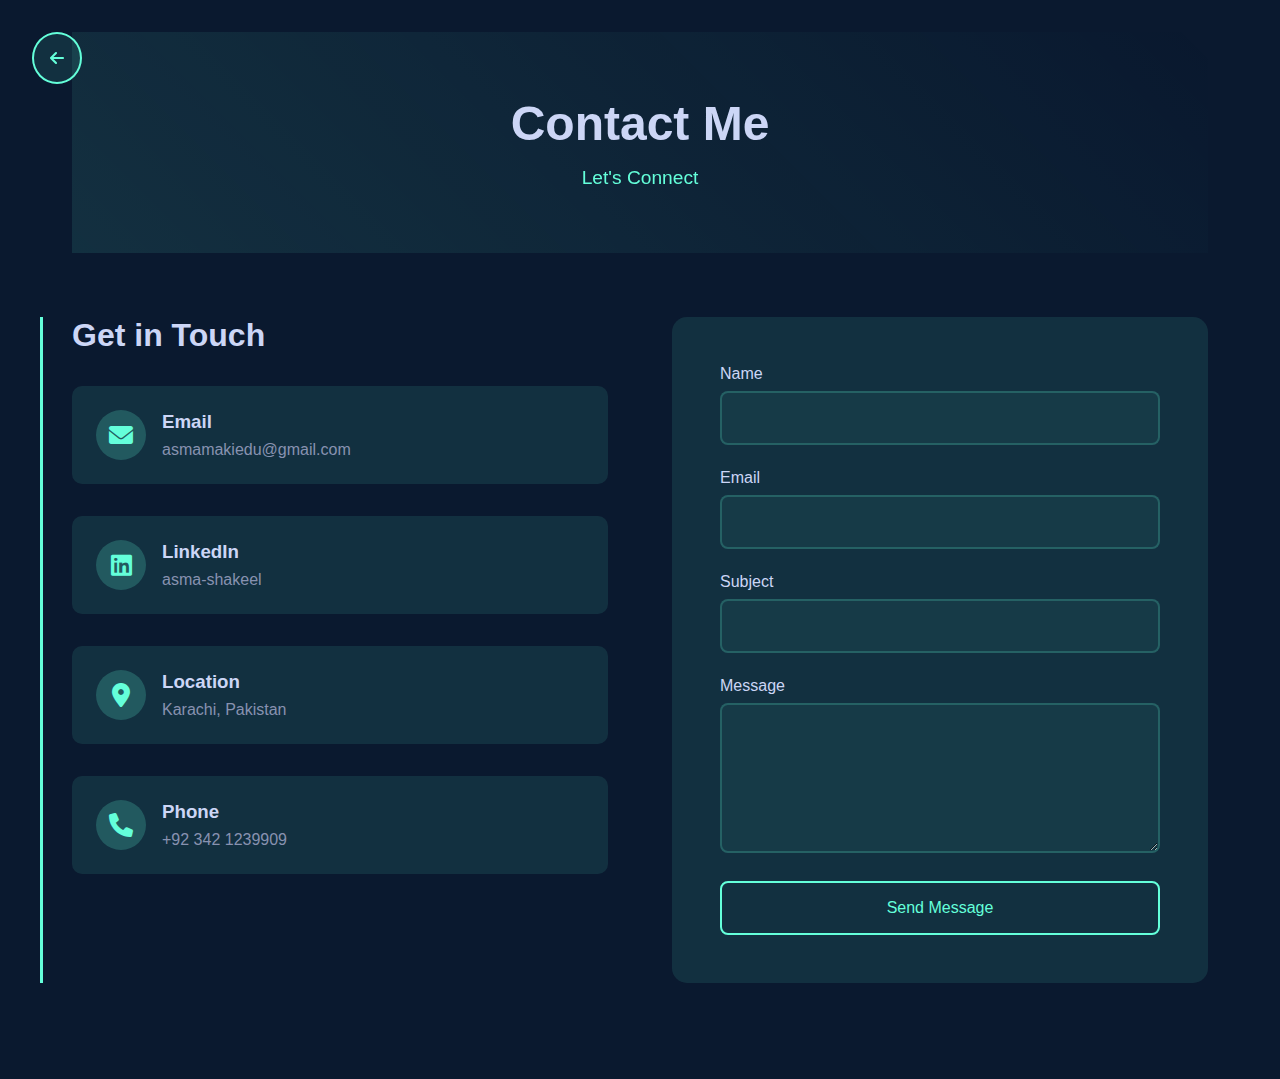
<file: contact.html>
<!DOCTYPE html>
<html lang="en">
<head>
    <meta charset="UTF-8">
    <meta name="viewport" content="width=device-width, initial-scale=1.0">
    <title>Contact | Asma Shakeel</title>
    <link rel="stylesheet" href="https://cdnjs.cloudflare.com/ajax/libs/font-awesome/6.0.0/css/all.min.css">
    <style>
        * {
            margin: 0;
            padding: 0;
            box-sizing: border-box;
            font-family: 'Poppins', sans-serif;
            cursor: none;
        }

        body {
            background: #0a192f;
            color: #8892b0;
            min-height: 100vh;
        }

        .container {
            max-width: 1200px;
            margin: 0 auto;
            padding: 2rem;
        }

        .header {
            text-align: center;
            padding: 4rem 0;
            position: relative;
            overflow: hidden;
        }

        .header::before {
            content: '';
            position: absolute;
            top: 0;
            left: 0;
            width: 100%;
            height: 100%;
            background: linear-gradient(45deg, rgba(100, 255, 218, 0.1), transparent);
            z-index: 0;
        }

        .header h1 {
            font-size: 3rem;
            color: #ccd6f6;
            margin-bottom: 1rem;
            position: relative;
            z-index: 1;
        }

        .header p {
            font-size: 1.2rem;
            color: #64ffda;
            position: relative;
            z-index: 1;
        }

        .contact-content {
            display: grid;
            grid-template-columns: 1fr 1fr;
            gap: 4rem;
            padding: 4rem 0;
        }

        .contact-info {
            position: relative;
        }

        .contact-info::before {
            content: '';
            position: absolute;
            left: -2rem;
            top: 0;
            width: 3px;
            height: 100%;
            background: #64ffda;
        }

        .contact-info h2 {
            color: #ccd6f6;
            font-size: 2rem;
            margin-bottom: 2rem;
        }

        .info-item {
            display: flex;
            align-items: center;
            gap: 1rem;
            margin-bottom: 2rem;
            padding: 1.5rem;
            background: rgba(100, 255, 218, 0.1);
            border-radius: 10px;
            transition: transform 0.3s ease;
        }

        .info-item:hover {
            transform: translateX(10px);
        }

        .info-icon {
            width: 50px;
            height: 50px;
            background: rgba(100, 255, 218, 0.2);
            border-radius: 50%;
            display: flex;
            align-items: center;
            justify-content: center;
            color: #64ffda;
            font-size: 1.5rem;
        }

        .info-content h3 {
            color: #ccd6f6;
            margin-bottom: 0.5rem;
        }

        .info-content p {
            color: #8892b0;
        }

        .contact-form {
            background: rgba(100, 255, 218, 0.1);
            padding: 3rem;
            border-radius: 15px;
        }

        .form-group {
            margin-bottom: 1.5rem;
        }

        .form-group label {
            display: block;
            color: #ccd6f6;
            margin-bottom: 0.5rem;
        }

        .form-group input,
        .form-group textarea {
            width: 100%;
            padding: 1rem;
            background: rgba(100, 255, 218, 0.05);
            border: 2px solid rgba(100, 255, 218, 0.2);
            border-radius: 8px;
            color: #ccd6f6;
            font-size: 1rem;
            transition: all 0.3s ease;
        }

        .form-group input:focus,
        .form-group textarea:focus {
            outline: none;
            border-color: #64ffda;
            background: rgba(100, 255, 218, 0.1);
        }

        .form-group textarea {
            height: 150px;
            resize: vertical;
        }

        .submit-btn {
            background: transparent;
            border: 2px solid #64ffda;
            color: #64ffda;
            padding: 1rem 2rem;
            border-radius: 8px;
            font-size: 1rem;
            cursor: pointer;
            transition: all 0.3s ease;
            width: 100%;
        }

        .submit-btn:hover {
            background: rgba(100, 255, 218, 0.1);
            transform: translateY(-3px);
        }

        .back-button {
            position: fixed;
            top: 2rem;
            left: 2rem;
            padding: 1rem;
            background: rgba(100, 255, 218, 0.1);
            border: 2px solid #64ffda;
            color: #64ffda;
            border-radius: 50%;
            cursor: pointer;
            transition: all 0.3s ease;
            text-decoration: none;
            display: flex;
            align-items: center;
            justify-content: center;
        }

        .back-button:hover {
            background: rgba(100, 255, 218, 0.2);
            transform: translateY(-3px);
        }

        @media (max-width: 768px) {
            .contact-content {
                grid-template-columns: 1fr;
            }
        }

        /* Custom cursor elements */
        .cursor {
            width: 20px;
            height: 20px;
            border: 2px solid #64ffda;
            border-radius: 50%;
            position: fixed;
            pointer-events: none;
            z-index: 9999;
            transition: transform 0.2s ease;
        }

        .cursor-follower {
            width: 40px;
            height: 40px;
            background: rgba(100, 255, 218, 0.2);
            border-radius: 50%;
            position: fixed;
            pointer-events: none;
            z-index: 9998;
            transition: transform 0.5s ease;
        }

        /* Hover effect for clickable elements */
        a:hover ~ .cursor,
        button:hover ~ .cursor {
            transform: scale(1.5);
            background: rgba(100, 255, 218, 0.1);
        }

        a:hover ~ .cursor-follower,
        button:hover ~ .cursor-follower {
            transform: scale(1.2);
            background: rgba(100, 255, 218, 0.1);
        }
    </style>
</head>
<body>
    <a href="index.html" class="back-button">
        <i class="fas fa-arrow-left"></i>
    </a>

    <div class="container">
        <header class="header">
            <h1>Contact Me</h1>
            <p>Let's Connect</p>
        </header>

        <div class="contact-content">
            <div class="contact-info">
                <h2>Get in Touch</h2>
                <div class="info-item">
                    <div class="info-icon">
                        <i class="fas fa-envelope"></i>
                    </div>
                    <div class="info-content">
                        <h3>Email</h3>
                        <p>asmamakiedu@gmail.com</p>
                    </div>
                </div>
                <a href="https://www.linkedin.com/in/asma-shakeel-881785167/" target="_blank" style="text-decoration: none; display: block;">
                    <div class="info-item">
                        <div class="info-icon">
                            <i class="fab fa-linkedin"></i>
                        </div>
                        <div class="info-content">
                            <h3>LinkedIn</h3>
                            <p>asma-shakeel</p>
                        </div>
                    </div>
                </a>
                <div class="info-item">
                    <div class="info-icon">
                        <i class="fas fa-map-marker-alt"></i>
                    </div>
                    <div class="info-content">
                        <h3>Location</h3>
                        <p>Karachi, Pakistan</p>
                    </div>
                </div>
                <div class="info-item">
                    <div class="info-icon">
                        <i class="fas fa-phone"></i>
                    </div>
                    <div class="info-content">
                        <h3>Phone</h3>
                        <p>+92 342 1239909</p>
                    </div>
                </div>
            </div>

            <div class="contact-form">
                <form>
                    <div class="form-group">
                        <label for="name">Name</label>
                        <input type="text" id="name" name="name" required>
                    </div>
                    <div class="form-group">
                        <label for="email">Email</label>
                        <input type="email" id="email" name="email" required>
                    </div>
                    <div class="form-group">
                        <label for="subject">Subject</label>
                        <input type="text" id="subject" name="subject" required>
                    </div>
                    <div class="form-group">
                        <label for="message">Message</label>
                        <textarea id="message" name="message" required></textarea>
                    </div>
                    <button type="submit" class="submit-btn">Send Message</button>
                </form>
            </div>
        </div>
    </div>

    <div class="cursor"></div>
    <div class="cursor-follower"></div>

    <script>
        const cursor = document.querySelector('.cursor');
        const cursorFollower = document.querySelector('.cursor-follower');

        document.addEventListener('mousemove', (e) => {
            cursor.style.left = e.clientX + 'px';
            cursor.style.top = e.clientY + 'px';
            
            // Add slight delay to follower for smooth effect
            setTimeout(() => {
                cursorFollower.style.left = e.clientX - 10 + 'px';
                cursorFollower.style.top = e.clientY - 10 + 'px';
            }, 50);
        });

        // Add pulse animation on click
        document.addEventListener('click', () => {
            cursor.style.transform = 'scale(0.8)';
            cursorFollower.style.transform = 'scale(0.8)';
            
            setTimeout(() => {
                cursor.style.transform = 'scale(1)';
                cursorFollower.style.transform = 'scale(1)';
            }, 200);
        });

        // Add hover effect for all clickable elements
        document.querySelectorAll('a, button').forEach(element => {
            element.addEventListener('mouseenter', () => {
                cursor.style.transform = 'scale(1.5)';
                cursorFollower.style.transform = 'scale(1.2)';
            });
            
            element.addEventListener('mouseleave', () => {
                cursor.style.transform = 'scale(1)';
                cursorFollower.style.transform = 'scale(1)';
            });
        });
    </script>
</body>
</html>
</file>
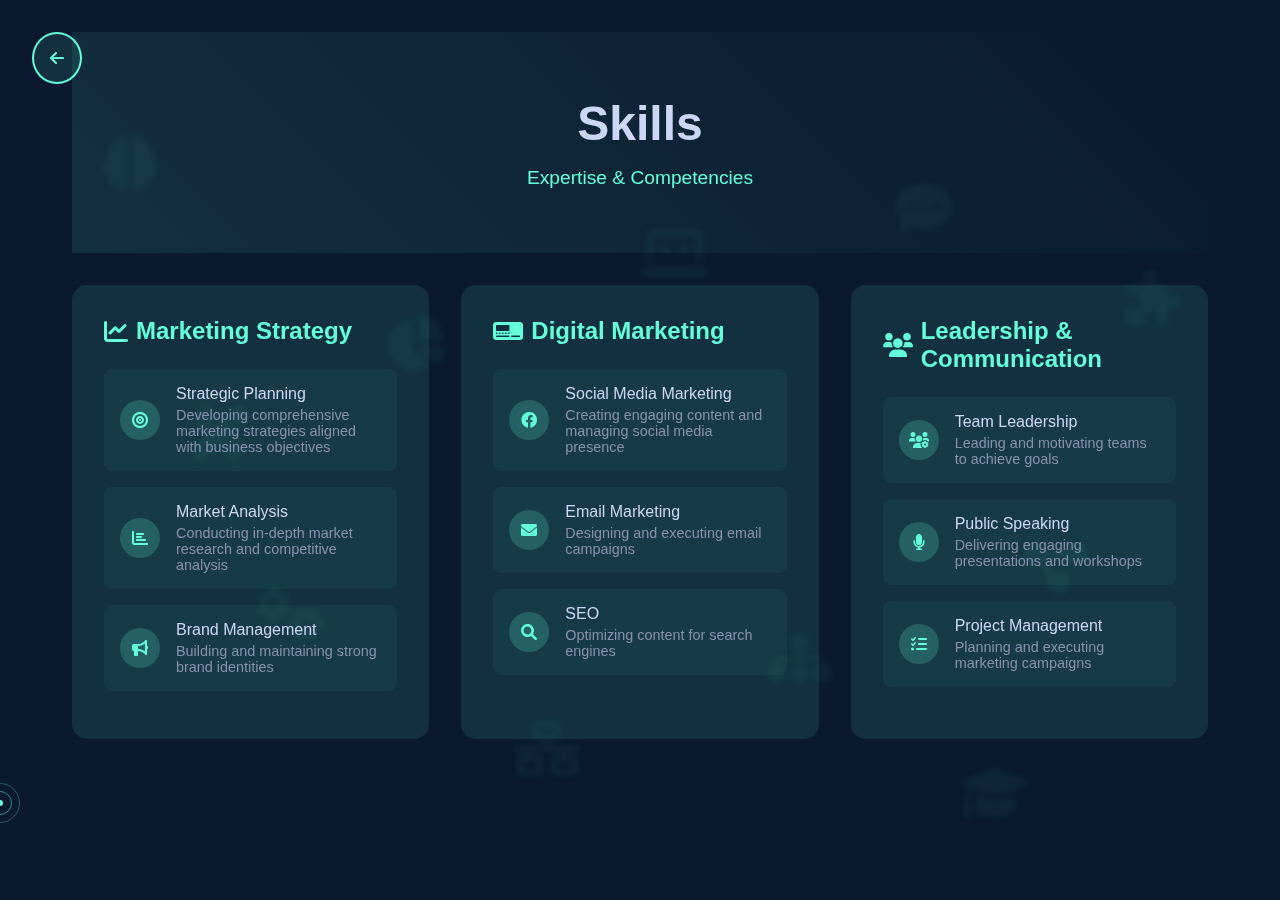
<file: skills.html>
<!DOCTYPE html>
<html lang="en">
<head>
    <meta charset="UTF-8">
    <meta name="viewport" content="width=device-width, initial-scale=1.0">
    <title>Skills | Asma Shakeel</title>
    <link rel="stylesheet" href="https://cdnjs.cloudflare.com/ajax/libs/font-awesome/6.0.0/css/all.min.css">
    <link rel="stylesheet" href="cursor.css">
    <style>
        * {
            margin: 0;
            padding: 0;
            box-sizing: border-box;
            font-family: 'Poppins', sans-serif;
        }

        body {
            background: #0a192f;
            color: #8892b0;
            min-height: 100vh;
        }

        .container {
            max-width: 1200px;
            margin: 0 auto;
            padding: 2rem;
        }

        .header {
            text-align: center;
            padding: 4rem 0;
            position: relative;
            overflow: hidden;
        }

        .header::before {
            content: '';
            position: absolute;
            top: 0;
            left: 0;
            width: 100%;
            height: 100%;
            background: linear-gradient(45deg, rgba(100, 255, 218, 0.1), transparent);
            z-index: 0;
        }

        .header h1 {
            font-size: 3rem;
            color: #ccd6f6;
            margin-bottom: 1rem;
            position: relative;
            z-index: 1;
        }

        .header p {
            font-size: 1.2rem;
            color: #64ffda;
            position: relative;
            z-index: 1;
        }

        .skills-grid {
            display: grid;
            grid-template-columns: repeat(auto-fit, minmax(300px, 1fr));
            gap: 2rem;
            padding: 2rem 0;
        }

        .skill-category {
            background: rgba(100, 255, 218, 0.1);
            border-radius: 15px;
            padding: 2rem;
            transition: transform 0.3s ease;
        }

        .skill-category:hover {
            transform: translateY(-5px);
        }

        .skill-category h3 {
            color: #64ffda;
            font-size: 1.5rem;
            margin-bottom: 1.5rem;
            display: flex;
            align-items: center;
            gap: 0.5rem;
        }

        .skill-list {
            list-style: none;
        }

        .skill-item {
            margin-bottom: 1rem;
            padding: 1rem;
            background: rgba(100, 255, 218, 0.05);
            border-radius: 8px;
            display: flex;
            align-items: center;
            gap: 1rem;
            transition: all 0.3s ease;
        }

        .skill-item:hover {
            background: rgba(100, 255, 218, 0.1);
            transform: translateX(5px);
        }

        .skill-icon {
            width: 40px;
            height: 40px;
            background: rgba(100, 255, 218, 0.2);
            border-radius: 50%;
            display: flex;
            align-items: center;
            justify-content: center;
            color: #64ffda;
        }

        .skill-info {
            flex: 1;
        }

        .skill-name {
            color: #ccd6f6;
            font-weight: 500;
            margin-bottom: 0.25rem;
        }

        .skill-description {
            font-size: 0.9rem;
            color: #8892b0;
        }

        .back-button {
            position: fixed;
            top: 2rem;
            left: 2rem;
            padding: 1rem;
            background: rgba(100, 255, 218, 0.1);
            border: 2px solid #64ffda;
            color: #64ffda;
            border-radius: 50%;
            cursor: pointer;
            transition: all 0.3s ease;
            text-decoration: none;
            display: flex;
            align-items: center;
            justify-content: center;
        }

        .back-button:hover {
            background: rgba(100, 255, 218, 0.2);
            transform: translateY(-3px);
        }

        @media (max-width: 768px) {
            .skills-grid {
                grid-template-columns: 1fr;
            }
        }

        .skills-icons {
            position: fixed;
            top: 0;
            left: 0;
            width: 100%;
            height: 100%;
            z-index: -1;
            pointer-events: none;
            overflow: hidden;
        }

        .icon-float {
            position: absolute;
            color: #64ffda;
            opacity: 0.05;
            filter: blur(3px);
            font-size: 3.5rem;
            animation-name: floatingIcon;
            animation-duration: 30s;
            animation-timing-function: ease-in-out;
            animation-iteration-count: infinite;
        }

        .icon-float:nth-child(1) { left: 8%; top: 15%; animation-delay: 0s; }
        .icon-float:nth-child(2) { left: 20%; top: 65%; animation-delay: 3s; }
        .icon-float:nth-child(3) { left: 30%; top: 35%; animation-delay: 6s; }
        .icon-float:nth-child(4) { left: 40%; top: 80%; animation-delay: 9s; }
        .icon-float:nth-child(5) { left: 50%; top: 25%; animation-delay: 12s; }
        .icon-float:nth-child(6) { left: 60%; top: 70%; animation-delay: 15s; }
        .icon-float:nth-child(7) { left: 70%; top: 20%; animation-delay: 18s; }
        .icon-float:nth-child(8) { left: 80%; top: 60%; animation-delay: 21s; }
        .icon-float:nth-child(9) { left: 88%; top: 30%; animation-delay: 24s; }
        .icon-float:nth-child(10) { left: 15%; top: 45%; animation-delay: 27s; }
        .icon-float:nth-child(11) { left: 55%; top: 10%; animation-delay: 5s; }
        .icon-float:nth-child(12) { left: 75%; top: 85%; animation-delay: 8s; }

        @keyframes floatingIcon {
            0% {
                transform: translateY(0) translateX(0) rotate(0deg);
            }
            25% {
                transform: translateY(-25px) translateX(15px) rotate(5deg);
            }
            50% {
                transform: translateY(-50px) translateX(0) rotate(10deg);
            }
            75% {
                transform: translateY(-25px) translateX(-15px) rotate(5deg);
            }
            100% {
                transform: translateY(0) translateX(0) rotate(0deg);
            }
        }
    </style>
</head>
<body>
    <a href="index.html" class="back-button">
        <i class="fas fa-arrow-left"></i>
    </a>

    <div class="container">
        <header class="header">
            <h1>Skills</h1>
            <p>Expertise & Competencies</p>
        </header>

        <div class="skills-grid">
            <div class="skill-category">
                <h3><i class="fas fa-chart-line"></i> Marketing Strategy</h3>
                <ul class="skill-list">
                    <li class="skill-item">
                        <div class="skill-icon">
                            <i class="fas fa-bullseye"></i>
                        </div>
                        <div class="skill-info">
                            <div class="skill-name">Strategic Planning</div>
                            <div class="skill-description">Developing comprehensive marketing strategies aligned with business objectives</div>
                        </div>
                    </li>
                    <li class="skill-item">
                        <div class="skill-icon">
                            <i class="fas fa-chart-bar"></i>
                        </div>
                        <div class="skill-info">
                            <div class="skill-name">Market Analysis</div>
                            <div class="skill-description">Conducting in-depth market research and competitive analysis</div>
                        </div>
                    </li>
                    <li class="skill-item">
                        <div class="skill-icon">
                            <i class="fas fa-bullhorn"></i>
                        </div>
                        <div class="skill-info">
                            <div class="skill-name">Brand Management</div>
                            <div class="skill-description">Building and maintaining strong brand identities</div>
                        </div>
                    </li>
                </ul>
            </div>

            <div class="skill-category">
                <h3><i class="fas fa-digital-tachograph"></i> Digital Marketing</h3>
                <ul class="skill-list">
                    <li class="skill-item">
                        <div class="skill-icon">
                            <i class="fab fa-facebook"></i>
                        </div>
                        <div class="skill-info">
                            <div class="skill-name">Social Media Marketing</div>
                            <div class="skill-description">Creating engaging content and managing social media presence</div>
                        </div>
                    </li>
                    <li class="skill-item">
                        <div class="skill-icon">
                            <i class="fas fa-envelope"></i>
                        </div>
                        <div class="skill-info">
                            <div class="skill-name">Email Marketing</div>
                            <div class="skill-description">Designing and executing email campaigns</div>
                        </div>
                    </li>
                    <li class="skill-item">
                        <div class="skill-icon">
                            <i class="fas fa-search"></i>
                        </div>
                        <div class="skill-info">
                            <div class="skill-name">SEO</div>
                            <div class="skill-description">Optimizing content for search engines</div>
                        </div>
                    </li>
                </ul>
            </div>

            <div class="skill-category">
                <h3><i class="fas fa-users"></i> Leadership & Communication</h3>
                <ul class="skill-list">
                    <li class="skill-item">
                        <div class="skill-icon">
                            <i class="fas fa-users-cog"></i>
                        </div>
                        <div class="skill-info">
                            <div class="skill-name">Team Leadership</div>
                            <div class="skill-description">Leading and motivating teams to achieve goals</div>
                        </div>
                    </li>
                    <li class="skill-item">
                        <div class="skill-icon">
                            <i class="fas fa-microphone"></i>
                        </div>
                        <div class="skill-info">
                            <div class="skill-name">Public Speaking</div>
                            <div class="skill-description">Delivering engaging presentations and workshops</div>
                        </div>
                    </li>
                    <li class="skill-item">
                        <div class="skill-icon">
                            <i class="fas fa-tasks"></i>
                        </div>
                        <div class="skill-info">
                            <div class="skill-name">Project Management</div>
                            <div class="skill-description">Planning and executing marketing campaigns</div>
                        </div>
                    </li>
                </ul>
            </div>
        </div>
    </div>
    <div class="skills-icons">
        <i class="fas fa-brain icon-float"></i>
        <i class="fas fa-cogs icon-float"></i>
        <i class="fas fa-chart-pie icon-float"></i>
        <i class="fas fa-network-wired icon-float"></i>
        <i class="fas fa-laptop-code icon-float"></i>
        <i class="fas fa-sitemap icon-float"></i>
        <i class="fas fa-comment-dots icon-float"></i>
        <i class="fas fa-project-diagram icon-float"></i>
        <i class="fas fa-puzzle-piece icon-float"></i>
        <i class="fas fa-pencil-ruler icon-float"></i>
        <i class="fas fa-analytics icon-float"></i>
        <i class="fas fa-graduation-cap icon-float"></i>
    </div>
    <script src="cursor.js"></script>
</body>
</html>
</file>
<file: cursor.css>
/* cursor.css */
* {
    cursor: none !important;
}

.cursor-dot {
    width: 6px;
    height: 6px;
    background: #64ffda;
    border-radius: 50%;
    position: fixed;
    pointer-events: none;
    z-index: 10000;
    transform: translate(-50%, -50%);
    transition: width 0.2s, height 0.2s;
}

.cursor-inner {
    width: 24px;
    height: 24px;
    border: 1px solid rgba(100, 255, 218, 0.5);
    border-radius: 50%;
    position: fixed;
    pointer-events: none;
    z-index: 9999;
    transform: translate(-50%, -50%);
    transition: all 0.1s ease;
}

.cursor-outer {
    width: 40px;
    height: 40px;
    border: 1px solid rgba(100, 255, 218, 0.3);
    border-radius: 50%;
    position: fixed;
    pointer-events: none;
    z-index: 9998;
    transform: translate(-50%, -50%);
    transition: all 0.2s ease;
}

a:hover ~ .cursor-dot,
button:hover ~ .cursor-dot {
    width: 10px;
    height: 10px;
    background: rgba(100, 255, 218, 0.8);
}

a:hover ~ .cursor-inner,
button:hover ~ .cursor-inner {
    width: 32px;
    height: 32px;
    border-color: rgba(100, 255, 218, 0.6);
}

a:hover ~ .cursor-outer,
button:hover ~ .cursor-outer {
    width: 48px;
    height: 48px;
    border-color: rgba(100, 255, 218, 0.4);
}

.cursor-click {
    animation: cursorClick 0.5s ease;
}

@keyframes cursorClick {
    0% {
        transform: translate(-50%, -50%) scale(1);
        opacity: 1;
    }
    50% {
        transform: translate(-50%, -50%) scale(0.8);
        opacity: 0.5;
    }
    100% {
        transform: translate(-50%, -50%) scale(1);
        opacity: 1;
    }
}

@media (max-width: 768px), (touch-enabled) {
    .cursor-dot,
    .cursor-inner,
    .cursor-outer {
        display: none;
    }
    * {
        cursor: auto !important;
    }
}
</file>
